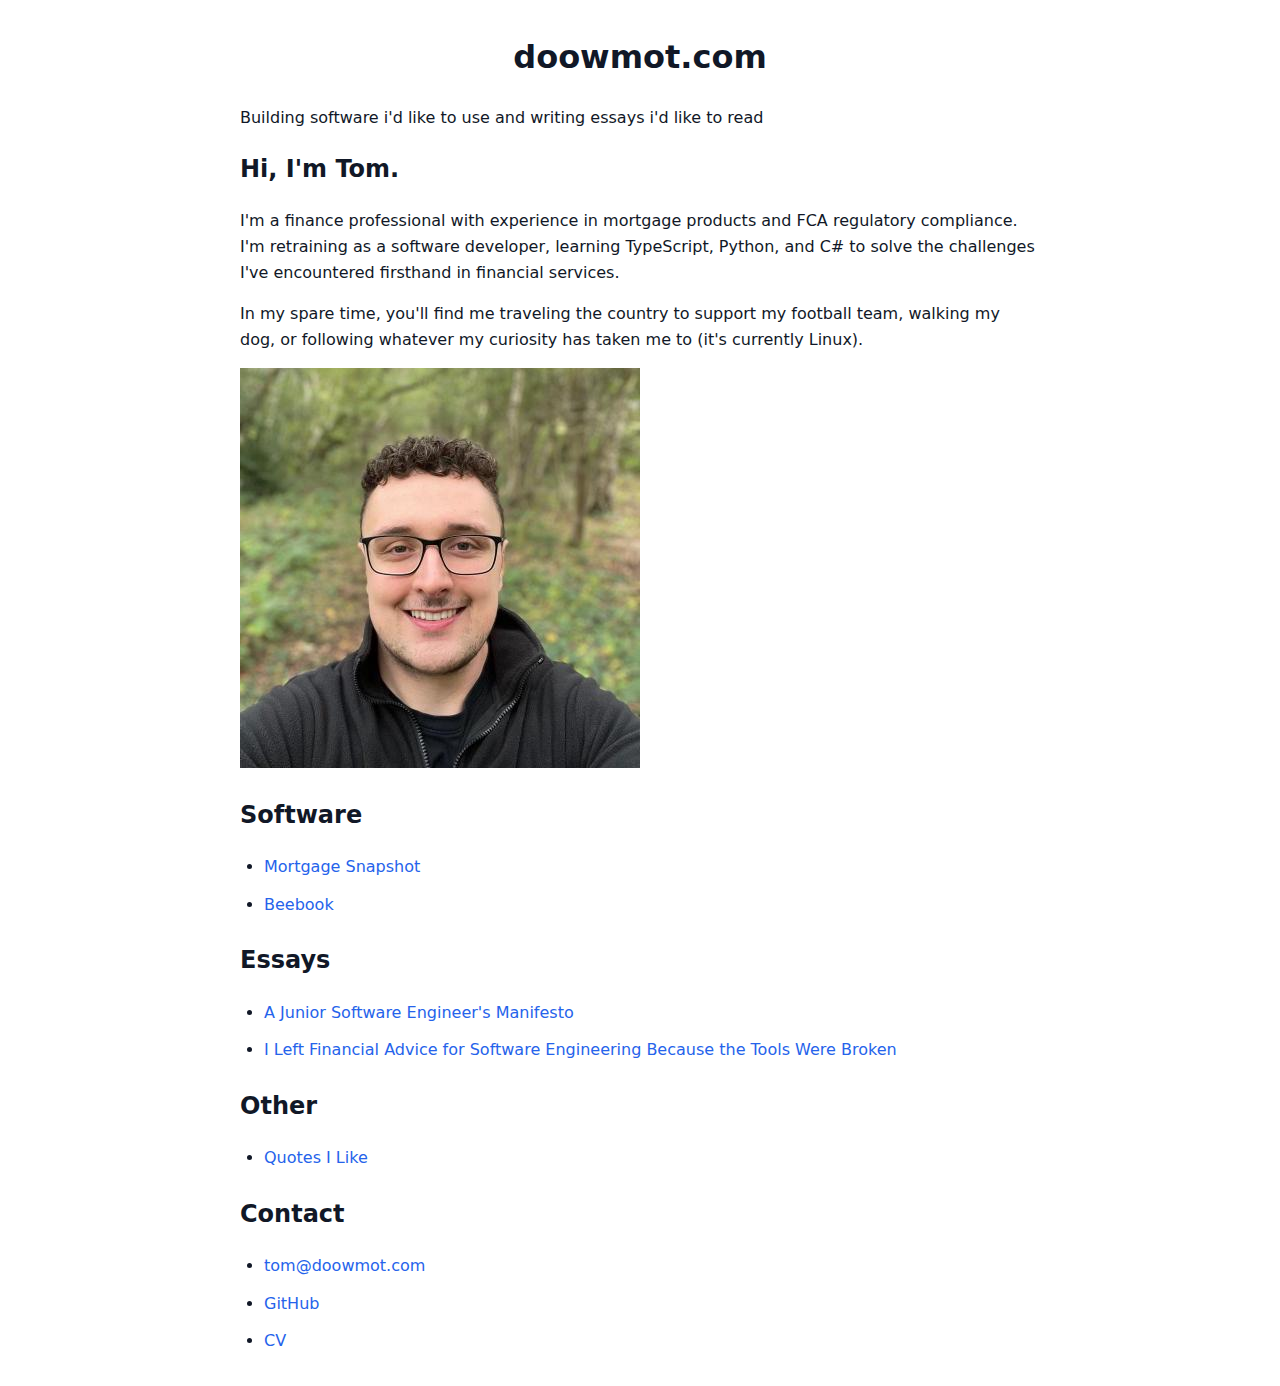
<file: index.html>
<!DOCTYPE html>
<html lang="en">

<head>
  <meta charset="UTF-8" />
  <meta name="viewport" content="width=device-width, initial-scale=1.0"/>
  <link rel="stylesheet" href="styles.css">
  <link href="https://fonts.googleapis.com/css2?family=Inter:wght@300;400;500;700&display=swap" rel="stylesheet">
  <title>doowmot.com</title>
</head>

<body>
  <header>
    <h1>doowmot.com</h1>
    <p class="tagline">Building software i'd like to use and writing essays i'd like to read</p>
  </header>

  <main>
    <section class="intro-section">

      <div class="intro-text">
        <h2>Hi, I'm Tom.</h2>
        <p>I'm a finance professional with experience in mortgage products and FCA regulatory compliance. I'm retraining as a software developer, learning TypeScript, Python, and C# to solve the challenges I've encountered firsthand in financial services.</p>
        <p>In my spare time, you'll find me traveling the country to support my football team, walking my dog, or following whatever my curiosity has taken me to (it's currently Linux).</p>
      </div>

      <div class="intro-image">
        <img src="profile-picture.jpeg">
      </div>
    </section>

    <section class="main-section">
      <h2>Software</h2>
      <ul>
        <li><a href="https://github.com/doowmot/mortgage-snapshot" target="_blank" rel="noopener">Mortgage Snapshot</a></li>
        <li><a href="https://github.com/doowmot/beebook" target="_blank" rel="noopener">Beebook</a></li>
      </ul>
    </section>

    <section class="main-section">
      <h2>Essays</h2>
      <ul>
        <li><a href="manifesto/">A Junior Software Engineer's Manifesto</a></li>
        <li><a href="mortgage/">I Left Financial Advice for Software Engineering Because the Tools Were Broken</a></li>
      </ul>
    </section>

    <section class="main-section">
      <h2>Other</h2>
      <ul>
        <li><a href="quotes/">Quotes I Like</a></li>
      </ul>
    </section>

    <section class="main-section">
      <h2>Contact</h2>
      <ul>
        <li><a href="mailto:tom@doowmot.com" >tom@doowmot.com</a></li>
        <li><a href="https://github.com/doowmot" target="_blank" rel="noopener">GitHub</a></li>
        <li><a href="cv.pdf" target="_blank" rel="noopener">CV</a></li>
      </ul>
    </section>
  </main>
</body>
</html>
</file>
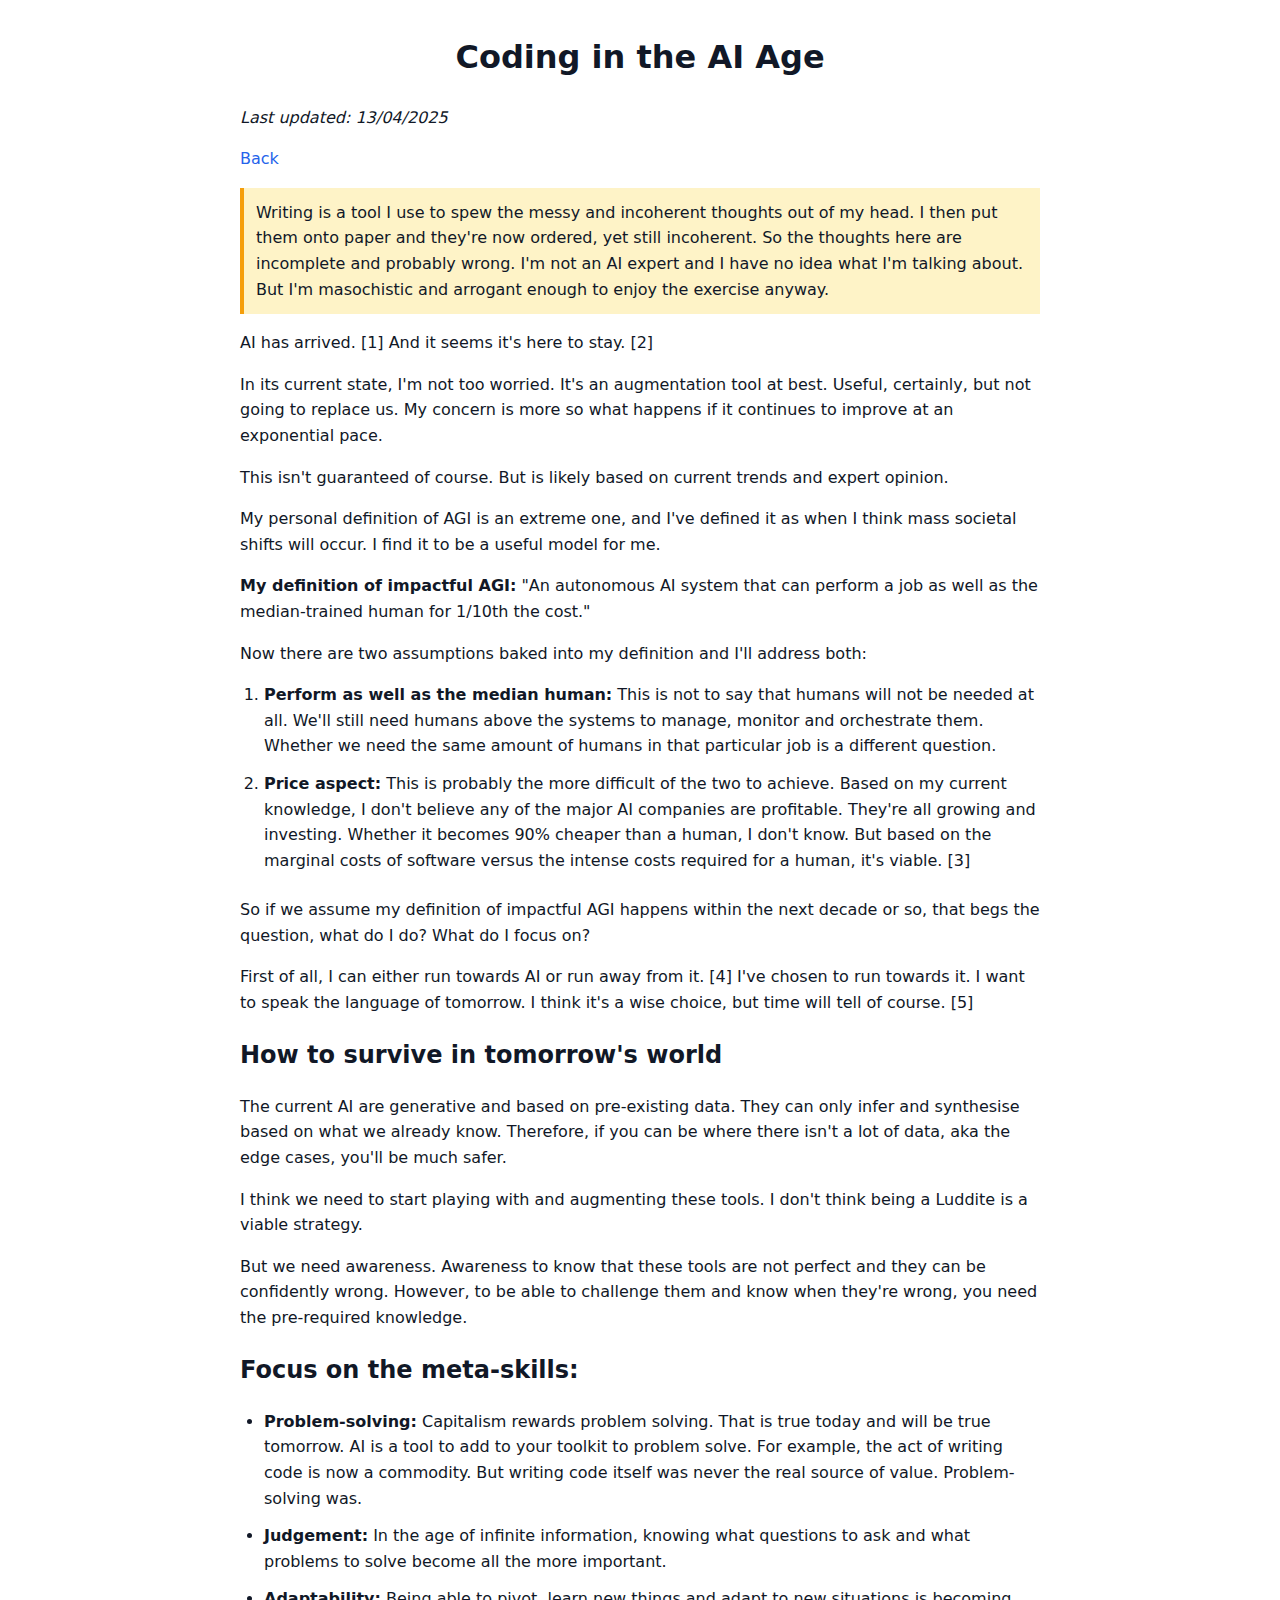
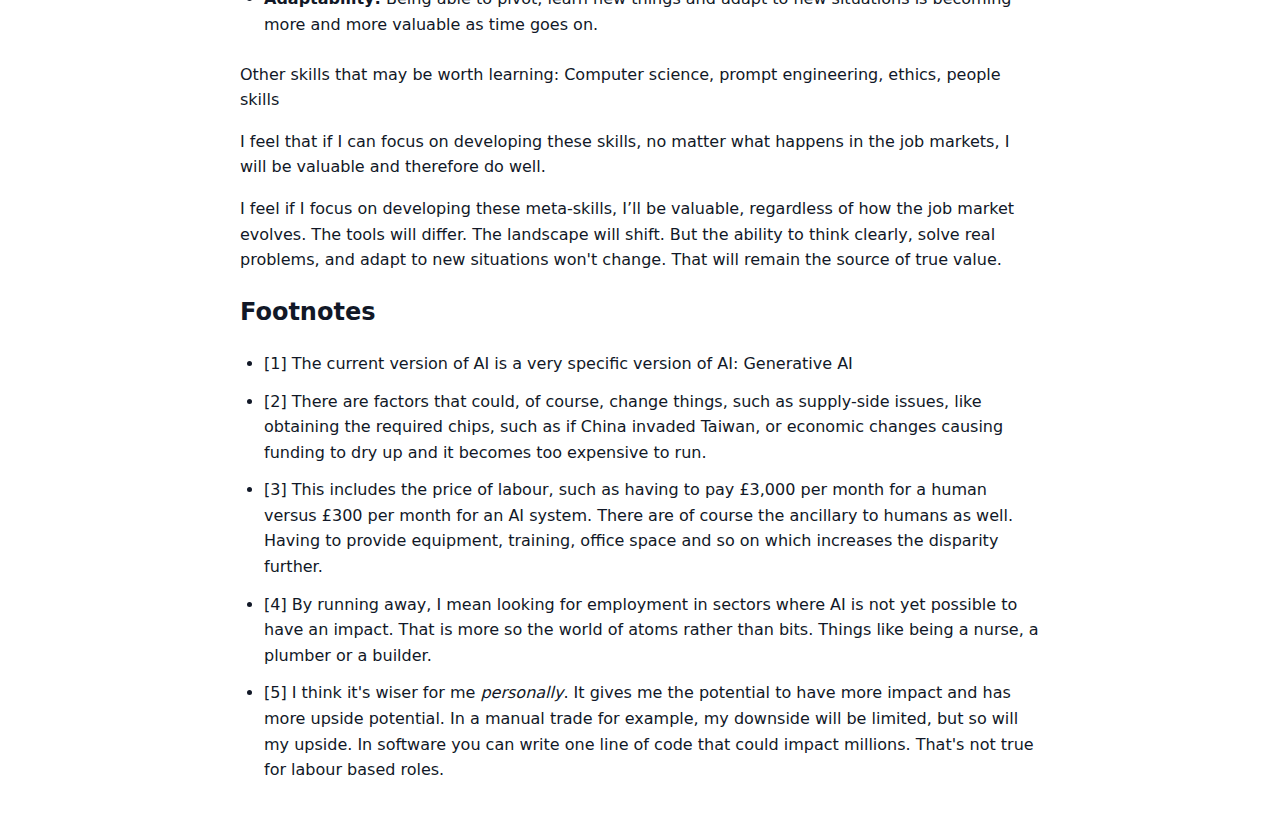
<file: ai/index.html>
<!DOCTYPE html>
<html lang="en">
<head>
    <meta charset="UTF-8" />
    <meta name="viewport" content="width=device-width, initial-scale=1.0"/>
    <link rel="stylesheet" href="../styles.css">
    <title>Coding in the AI Age</title>
</head>
<body>
  <h1>Coding in the AI Age</h1>
  <p><em>Last updated: 13/04/2025</em></p>
  <p><a href="/" class="back-link">Back</a></p>

  <div class="note">
    Writing is a tool I use to spew the messy and incoherent thoughts out of my head. I then put them onto paper and they're now ordered, yet still incoherent. So the thoughts here are incomplete and probably wrong. I'm not an AI expert and I have no idea what I'm talking about. But I'm masochistic and arrogant enough to enjoy the exercise anyway.
  </div>

  <p>AI has arrived. [1] And it seems it's here to stay. [2]</p>
  <p>In its current state, I'm not too worried. It's an augmentation tool at best. Useful, certainly, but not going to replace us. My concern is more so what happens if it continues to improve at an exponential pace.</p>
  <p>This isn't guaranteed of course. But is likely based on current trends and expert opinion.</p>

  <p>My personal definition of AGI is an extreme one, and I've defined it as when I think mass societal shifts will occur. I find it to be a useful model for me.</p>
  <p><strong>My definition of impactful AGI:</strong> "An autonomous AI system that can perform a job as well as the median-trained human for 1/10th the cost."</p>

  <p>Now there are two assumptions baked into my definition and I'll address both:</p>
  <ol>
    <li><strong>Perform as well as the median human:</strong> This is not to say that humans will not be needed at all. We'll still need humans above the systems to manage, monitor and orchestrate them. Whether we need the same amount of humans in that particular job is a different question.</li>
    <li><strong>Price aspect:</strong> This is probably the more difficult of the two to achieve. Based on my current knowledge, I don't believe any of the major AI companies are profitable. They're all growing and investing. Whether it becomes 90% cheaper than a human, I don't know. But based on the marginal costs of software versus the intense costs required for a human, it's viable. [3]</li>
  </ol>

  <p>So if we assume my definition of impactful AGI happens within the next decade or so, that begs the question, what do I do? What do I focus on?</p>

  <p>First of all, I can either run towards AI or run away from it. [4] I've chosen to run towards it. I want to speak the language of tomorrow. I think it's a wise choice, but time will tell of course. [5]</p>

  <h2>How to survive in tomorrow's world</h2>
  <p>The current AI are generative and based on pre-existing data. They can only infer and synthesise based on what we already know. Therefore, if you can be where there isn't a lot of data, aka the edge cases, you'll be much safer.</p>
  <p>I think we need to start playing with and augmenting these tools. I don't think being a Luddite is a viable strategy.</p>
  <p>But we need awareness. Awareness to know that these tools are not perfect and they can be confidently wrong. However, to be able to challenge them and know when they're wrong, you need the pre-required knowledge.</p>

  <h2>Focus on the meta-skills:</h2>
  <ul>
    <li><strong>Problem-solving:</strong> Capitalism rewards problem solving. That is true today and will be true tomorrow. AI is a tool to add to your toolkit to problem solve. For example, the act of writing code is now a commodity. But writing code itself was never the real source of value. Problem-solving was.</li>
    <li><strong>Judgement:</strong> In the age of infinite information, knowing what questions to ask and what problems to solve become all the more important.</li>
    <li><strong>Adaptability:</strong> Being able to pivot, learn new things and adapt to new situations is becoming more and more valuable as time goes on.</li>
  </ul>

  <p>Other skills that may be worth learning: Computer science, prompt engineering, ethics, people skills</p>
  <p>I feel that if I can focus on developing these skills, no matter what happens in the job markets, I will be valuable and therefore do well.</p>
  <p>I feel if I focus on developing these meta-skills, I’ll be valuable, regardless of how the job market evolves. The tools will differ. The landscape will shift. But the ability to think clearly, solve real problems, and adapt to new situations won't change. That will remain the source of true value.</p>

  <h2>Footnotes</h2>
  <ul>
    <li>[1] The current version of AI is a very specific version of AI: Generative AI</li>
    <li>[2] There are factors that could, of course, change things, such as supply-side issues, like obtaining the required chips, such as if China invaded Taiwan, or economic changes causing funding to dry up and it becomes too expensive to run.</li>
    <li>[3] This includes the price of labour, such as having to pay £3,000 per month for a human versus £300 per month for an AI system. There are of course the ancillary to humans as well. Having to provide equipment, training, office space and so on which increases the disparity further.</li>
    <li>[4] By running away, I mean looking for employment in sectors where AI is not yet possible to have an impact. That is more so the world of atoms rather than bits. Things like being a nurse, a plumber or a builder.</li>
    <li>[5] I think it's wiser for me <em>personally</em>. It gives me the potential to have more impact and has more upside potential. In a manual trade for example, my downside will be limited, but so will my upside. In software you can write one line of code that could impact millions. That's not true for labour based roles.</li>
  </ul>

</body>
</html>
</file>
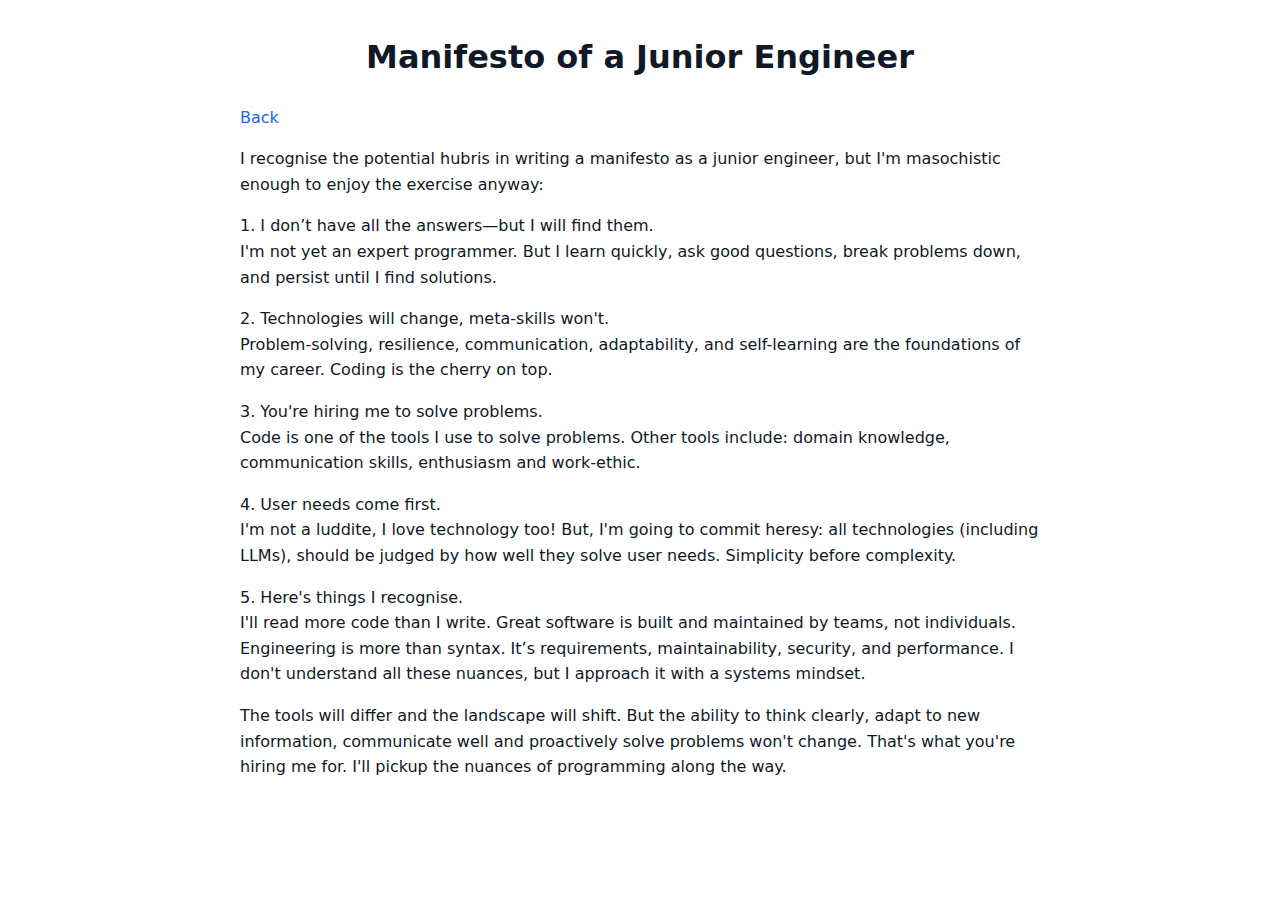
<file: manifesto/index.html>
<!DOCTYPE html>
<html lang="en">
<head>
    <meta charset="UTF-8" />
    <meta name="viewport" content="width=device-width, initial-scale=1.0"/>
    <link rel="stylesheet" href="../styles.css">
    <title>Manifesto of a junior software engineer</title>
</head>
<body>
  <h1>Manifesto of a Junior Engineer</h1>
    <p><a href="/" class="back-link">Back</a></p>

  <p>I recognise the potential hubris in writing a manifesto as a junior engineer, but I'm masochistic enough to enjoy the exercise anyway:</p>

  <p>1. I don’t have all the answers—but I will find them.<br>
  I'm not yet an expert programmer. But I learn quickly, ask good questions, break problems down, and persist until I find solutions.</p>

  <p>2. Technologies will change, meta-skills won't.<br>
  Problem-solving, resilience, communication, adaptability, and self-learning are the foundations of my career. Coding is the cherry on top.</p>

  <p>3. You're hiring me to solve problems.<br>
  Code is one of the tools I use to solve problems. Other tools include: domain knowledge, communication skills, enthusiasm and work-ethic.</p>

  <p>4. User needs come first.<br>
  I'm not a luddite, I love technology too! But, I'm going to commit heresy: all technologies (including LLMs), should be judged by how well they solve user needs. Simplicity before complexity.</p>

  <p>5. Here's things I recognise.<br>
  I'll read more code than I write. Great software is built and maintained by teams, not individuals. Engineering is more than syntax. It’s requirements, maintainability, security, and performance. I don't understand all these nuances, but I approach it with a systems mindset.</p>

  <p>The tools will differ and the landscape will shift. But the ability to think clearly, adapt to new information, communicate well and proactively solve problems won't change. That's what you're hiring me for. I'll pickup the nuances of programming along the way.</p>
</body>
</html>
</file>
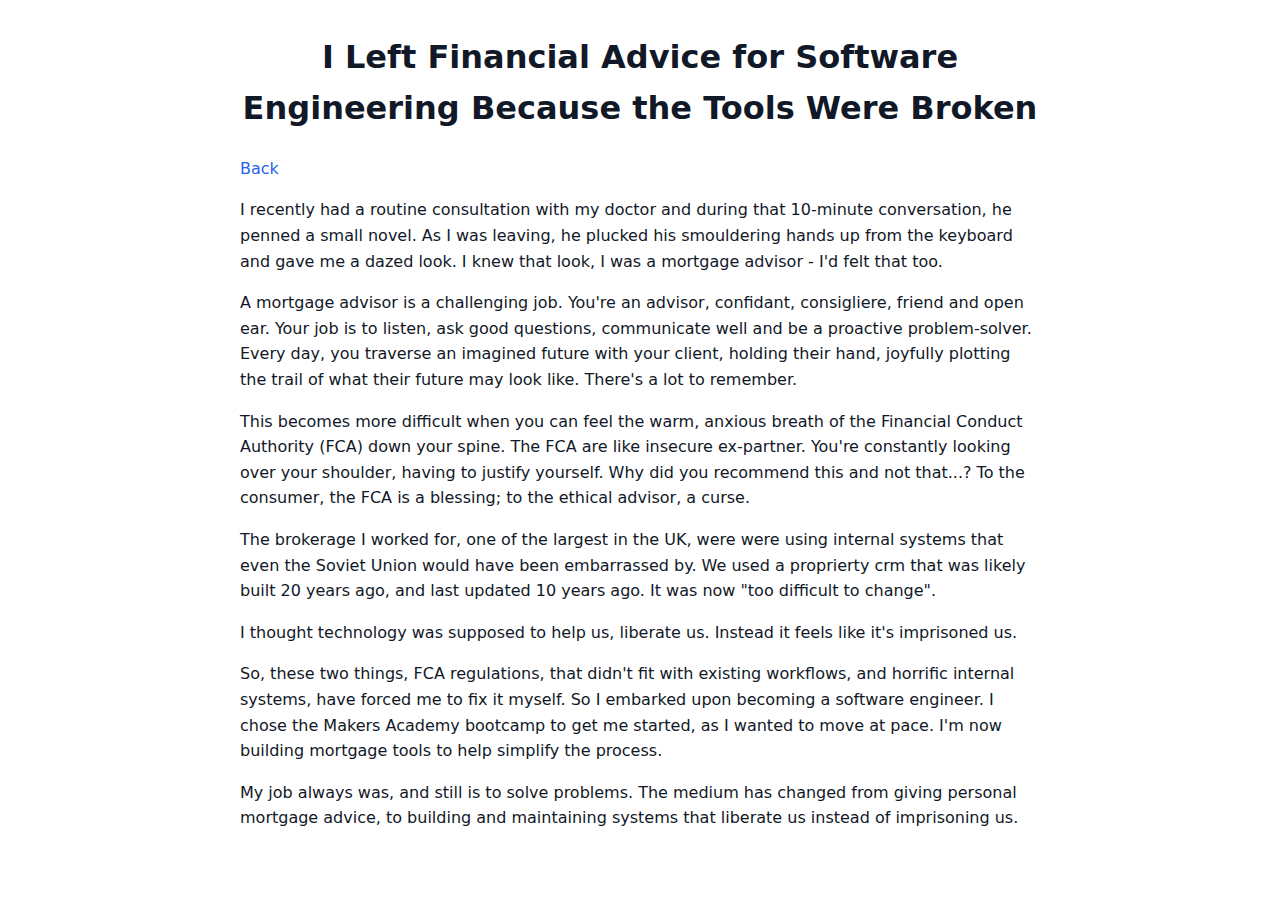
<file: mortgage/index.html>
<!DOCTYPE html>
<html lang="en">
<head>
    <meta charset="UTF-8" />
    <meta name="viewport" content="width=device-width, initial-scale=1.0"/>
    <link rel="stylesheet" href="../styles.css">
    <title>I Left Financial Advice for Software Engineering Because the Tools Were Broken</title>
</head>
<body>
  <h1>I Left Financial Advice for Software Engineering Because the Tools Were Broken</h1>
    <p><a href="/" class="back-link">Back</a></p>

  <p>I recently had a routine consultation with my doctor and during that 10-minute conversation, he penned a small novel. As I was leaving, he plucked his smouldering hands up from the keyboard and gave me a dazed look. I knew that look, I was a mortgage advisor - I'd felt that too.</p>

  <p>A mortgage advisor is a challenging job. You're an advisor, confidant, consigliere, friend and open ear. Your job is to listen, ask good questions, communicate well and be a proactive problem-solver. Every day, you traverse an imagined future with your client, holding their hand, joyfully plotting the trail of what their future may look like. There's a lot to remember.</p>

  <p>This becomes more difficult when you can feel the warm, anxious breath of the Financial Conduct Authority (FCA) down your spine. The FCA are like insecure ex-partner. You're constantly looking over your shoulder, having to justify yourself. Why did you recommend this and not that...? To the consumer, the FCA is a blessing; to the ethical advisor, a curse.</p>

  <p>The brokerage I worked for, one of the largest in the UK, were were using internal systems that even the Soviet Union would have been embarrassed by. We used a proprierty crm that was likely built 20 years ago, and last updated 10 years ago. It was now "too difficult to change".</p>

  <p>I thought technology was supposed to help us, liberate us. Instead it feels like it's imprisoned us.</p>

  <p>So, these two things, FCA regulations, that didn't fit with existing workflows, and horrific internal systems, have forced me to fix it myself. So I embarked upon becoming a software engineer. I chose the Makers Academy bootcamp to get me started, as I wanted to move at pace. I'm now building mortgage tools to help simplify the process.</p>

  <p>My job always was, and still is to solve problems. The medium has changed from giving personal mortgage advice, to building and maintaining systems that liberate us instead of imprisoning us.</p>
</body>
</html>
</file>
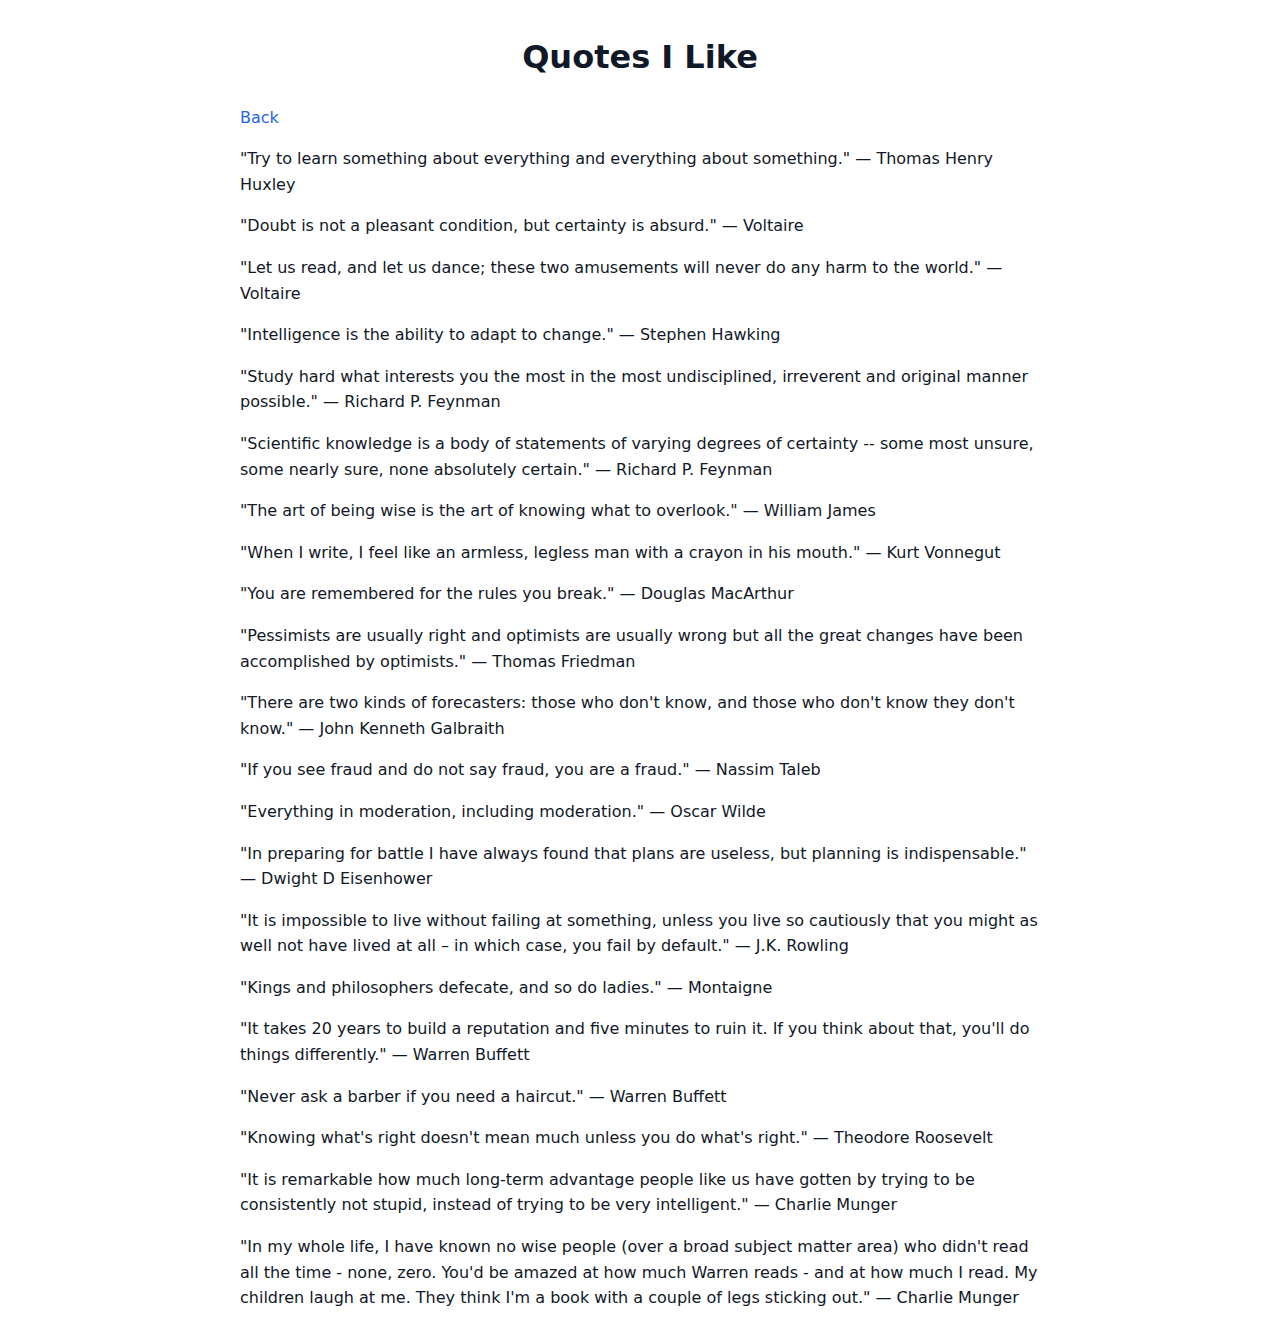
<file: quotes/index.html>
<!DOCTYPE html>
<html lang="en">
<head>
    <meta charset="UTF-8" />
    <meta name="viewport" content="width=device-width, initial-scale=1.0"/>
    <link rel="stylesheet" href="../styles.css">
    <title>Quotes I Like</title>
</head>
<body>
  <h1>Quotes I Like</h1>
    <p><a href="/" class="back-link">Back</a></p>

  <p>"Try to learn something about everything and everything about something." — Thomas Henry Huxley</p>

  <p>"Doubt is not a pleasant condition, but certainty is absurd." — Voltaire</p>

  <p>"Let us read, and let us dance; these two amusements will never do any harm to the world." — Voltaire</p>

  <p>"Intelligence is the ability to adapt to change." — Stephen Hawking</p>

  <p>"Study hard what interests you the most in the most undisciplined, irreverent and original manner possible." — Richard P. Feynman</p>

  <p>"Scientific knowledge is a body of statements of varying degrees of certainty -- some most unsure, some nearly sure, none absolutely certain." — Richard P. Feynman</p>

  <p>"The art of being wise is the art of knowing what to overlook." — William James</p>

  <p>"When I write, I feel like an armless, legless man with a crayon in his mouth." — Kurt Vonnegut</p>

  <p>"You are remembered for the rules you break." — Douglas MacArthur</p>

  <p>"Pessimists are usually right and optimists are usually wrong but all the great changes have been accomplished by optimists." — Thomas Friedman</p>

  <p>"There are two kinds of forecasters: those who don't know, and those who don't know they don't know." — John Kenneth Galbraith</p>

  <p>"If you see fraud and do not say fraud, you are a fraud." — Nassim Taleb</p>

  <p>"Everything in moderation, including moderation." — Oscar Wilde</p>

  <p>"In preparing for battle I have always found that plans are useless, but planning is indispensable." — Dwight D Eisenhower</p>

  <p>"It is impossible to live without failing at something, unless you live so cautiously that you might as well not have lived at all – in which case, you fail by default." — J.K. Rowling</p>

  <p>"Kings and philosophers defecate, and so do ladies." — Montaigne</p>

  <p>"It takes 20 years to build a reputation and five minutes to ruin it. If you think about that, you'll do things differently." — Warren Buffett</p>

  <p>"Never ask a barber if you need a haircut." — Warren Buffett</p>

  <p>"Knowing what's right doesn't mean much unless you do what's right." — Theodore Roosevelt</p>

  <p>"It is remarkable how much long-term advantage people like us have gotten by trying to be consistently not stupid, instead of trying to be very intelligent." — Charlie Munger</p>

  <p>"In my whole life, I have known no wise people (over a broad subject matter area) who didn't read all the time - none, zero. You'd be amazed at how much Warren reads - and at how much I read. My children laugh at me. They think I'm a book with a couple of legs sticking out." — Charlie Munger</p>

</body>
</html>
</file>
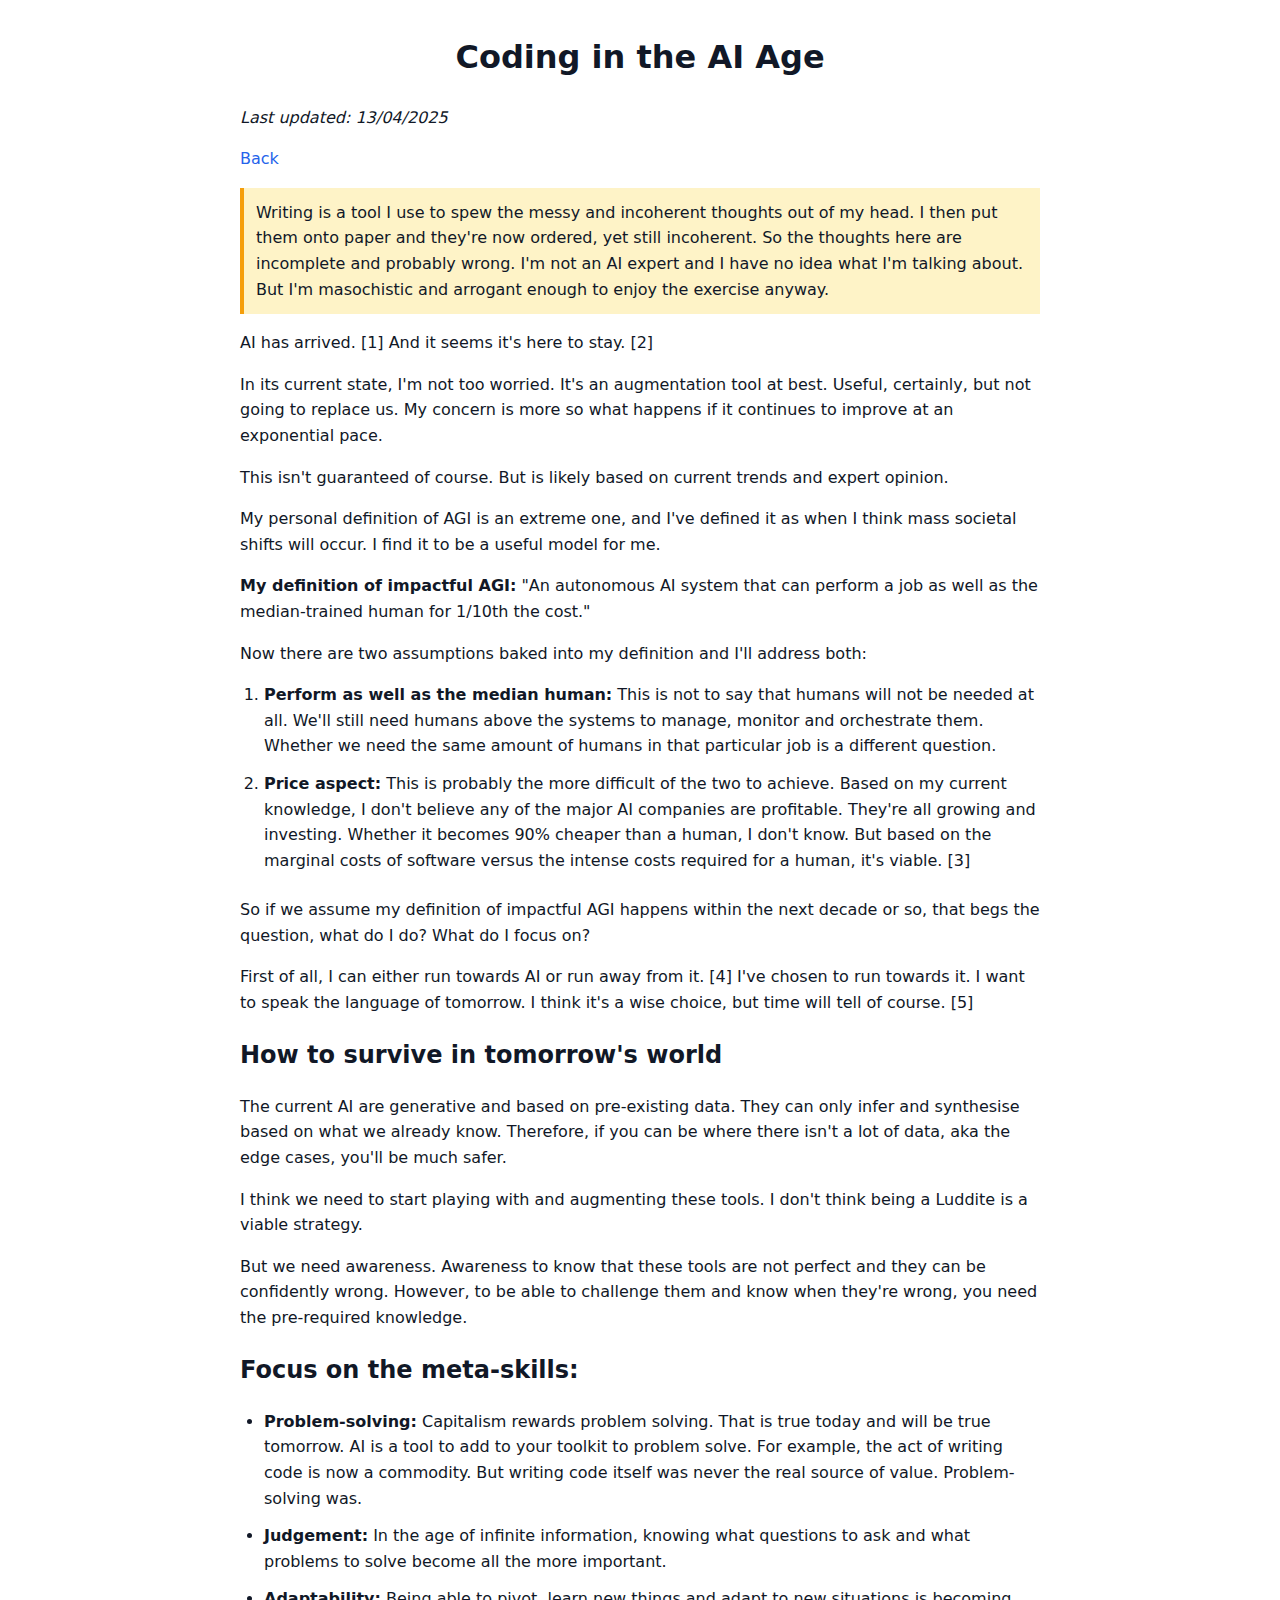
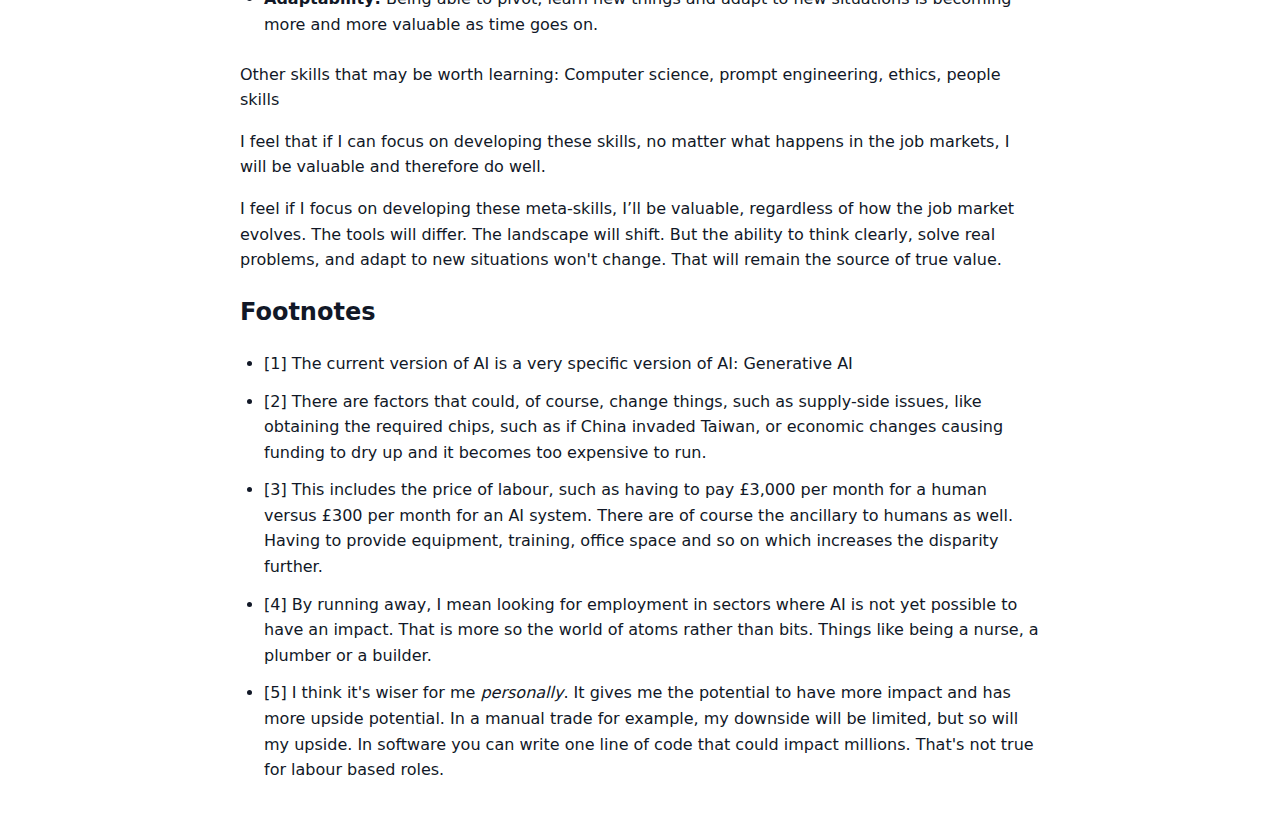
<file: ai.html>
<!DOCTYPE html>
<html lang="en">
<head>
    <meta charset="UTF-8" />
    <meta name="viewport" content="width=device-width, initial-scale=1.0"/>
    <link rel="stylesheet" href="styles.css">
    <title>Coding in the AI Age</title>
</head>
<body>
  <h1>Coding in the AI Age</h1>
  <p><em>Last updated: 13/04/2025</em></p>
  <p><a href="../index.html" class="back-link">Back</a></p>

  <div class="note">
    Writing is a tool I use to spew the messy and incoherent thoughts out of my head. I then put them onto paper and they're now ordered, yet still incoherent. So the thoughts here are incomplete and probably wrong. I'm not an AI expert and I have no idea what I'm talking about. But I'm masochistic and arrogant enough to enjoy the exercise anyway.
  </div>

  <p>AI has arrived. [1] And it seems it's here to stay. [2]</p>
  <p>In its current state, I'm not too worried. It's an augmentation tool at best. Useful, certainly, but not going to replace us. My concern is more so what happens if it continues to improve at an exponential pace.</p>
  <p>This isn't guaranteed of course. But is likely based on current trends and expert opinion.</p>

  <p>My personal definition of AGI is an extreme one, and I've defined it as when I think mass societal shifts will occur. I find it to be a useful model for me.</p>
  <p><strong>My definition of impactful AGI:</strong> "An autonomous AI system that can perform a job as well as the median-trained human for 1/10th the cost."</p>

  <p>Now there are two assumptions baked into my definition and I'll address both:</p>
  <ol>
    <li><strong>Perform as well as the median human:</strong> This is not to say that humans will not be needed at all. We'll still need humans above the systems to manage, monitor and orchestrate them. Whether we need the same amount of humans in that particular job is a different question.</li>
    <li><strong>Price aspect:</strong> This is probably the more difficult of the two to achieve. Based on my current knowledge, I don't believe any of the major AI companies are profitable. They're all growing and investing. Whether it becomes 90% cheaper than a human, I don't know. But based on the marginal costs of software versus the intense costs required for a human, it's viable. [3]</li>
  </ol>

  <p>So if we assume my definition of impactful AGI happens within the next decade or so, that begs the question, what do I do? What do I focus on?</p>

  <p>First of all, I can either run towards AI or run away from it. [4] I've chosen to run towards it. I want to speak the language of tomorrow. I think it's a wise choice, but time will tell of course. [5]</p>

  <h2>How to survive in tomorrow's world</h2>
  <p>The current AI are generative and based on pre-existing data. They can only infer and synthesise based on what we already know. Therefore, if you can be where there isn't a lot of data, aka the edge cases, you'll be much safer.</p>
  <p>I think we need to start playing with and augmenting these tools. I don't think being a Luddite is a viable strategy.</p>
  <p>But we need awareness. Awareness to know that these tools are not perfect and they can be confidently wrong. However, to be able to challenge them and know when they're wrong, you need the pre-required knowledge.</p>

  <h2>Focus on the meta-skills:</h2>
  <ul>
    <li><strong>Problem-solving:</strong> Capitalism rewards problem solving. That is true today and will be true tomorrow. AI is a tool to add to your toolkit to problem solve. For example, the act of writing code is now a commodity. But writing code itself was never the real source of value. Problem-solving was.</li>
    <li><strong>Judgement:</strong> In the age of infinite information, knowing what questions to ask and what problems to solve become all the more important.</li>
    <li><strong>Adaptability:</strong> Being able to pivot, learn new things and adapt to new situations is becoming more and more valuable as time goes on.</li>
  </ul>

  <p>Other skills that may be worth learning: Computer science, prompt engineering, ethics, people skills</p>
  <p>I feel that if I can focus on developing these skills, no matter what happens in the job markets, I will be valuable and therefore do well.</p>
  <p>I feel if I focus on developing these meta-skills, I’ll be valuable, regardless of how the job market evolves. The tools will differ. The landscape will shift. But the ability to think clearly, solve real problems, and adapt to new situations won't change. That will remain the source of true value.</p>

  <h2>Footnotes</h2>
  <ul>
    <li>[1] The current version of AI is a very specific version of AI: Generative AI</li>
    <li>[2] There are factors that could, of course, change things, such as supply-side issues, like obtaining the required chips, such as if China invaded Taiwan, or economic changes causing funding to dry up and it becomes too expensive to run.</li>
    <li>[3] This includes the price of labour, such as having to pay £3,000 per month for a human versus £300 per month for an AI system. There are of course the ancillary to humans as well. Having to provide equipment, training, office space and so on which increases the disparity further.</li>
    <li>[4] By running away, I mean looking for employment in sectors where AI is not yet possible to have an impact. That is more so the world of atoms rather than bits. Things like being a nurse, a plumber or a builder.</li>
    <li>[5] I think it's wiser for me <em>personally</em>. It gives me the potential to have more impact and has more upside potential. In a manual trade for example, my downside will be limited, but so will my upside. In software you can write one line of code that could impact millions. That's not true for labour based roles.</li>
  </ul>

</body>
</html>
</file>
<file: styles.css>
body {
  font-family: system-ui, sans-serif;
  line-height: 1.6;
  margin: 2rem auto;
  max-width: 800px;
  padding: 0 1rem;
  background: #fff;
  color: #111827;
}

h1 {
  text-align: center;
  margin-top: 2rem;
}

a {
  color: #2563eb;
  font-weight: 500;
  text-decoration: none;
}
a:hover {
  text-decoration: underline;
}

ul, ol {
  padding-left: 1.5rem;
  margin-bottom: 1.5rem;
}
li {
  margin-bottom: 0.75rem;
}

.note {
  background: #fef3c7;
  padding: 0.75rem;
  border-left: 4px solid #f59e0b;
  margin: 1rem 0;
}

.index main {
  max-width: 600px;
  margin: 3rem auto;
  padding: 0 1.5rem;
}

.index section {
  margin-bottom: 3rem;
}

.index h2 {
  font-size: 1.5rem;
  margin-bottom: 1rem;
  font-weight: 600;
  border-bottom: 2px solid #e5e7eb;
  padding-bottom: 0.25rem;
}

.index ul {
  list-style: none;
  padding: 0;
}
.index li {
  font-size: 1.1rem;
  margin-bottom: 1rem;
}
</file>
